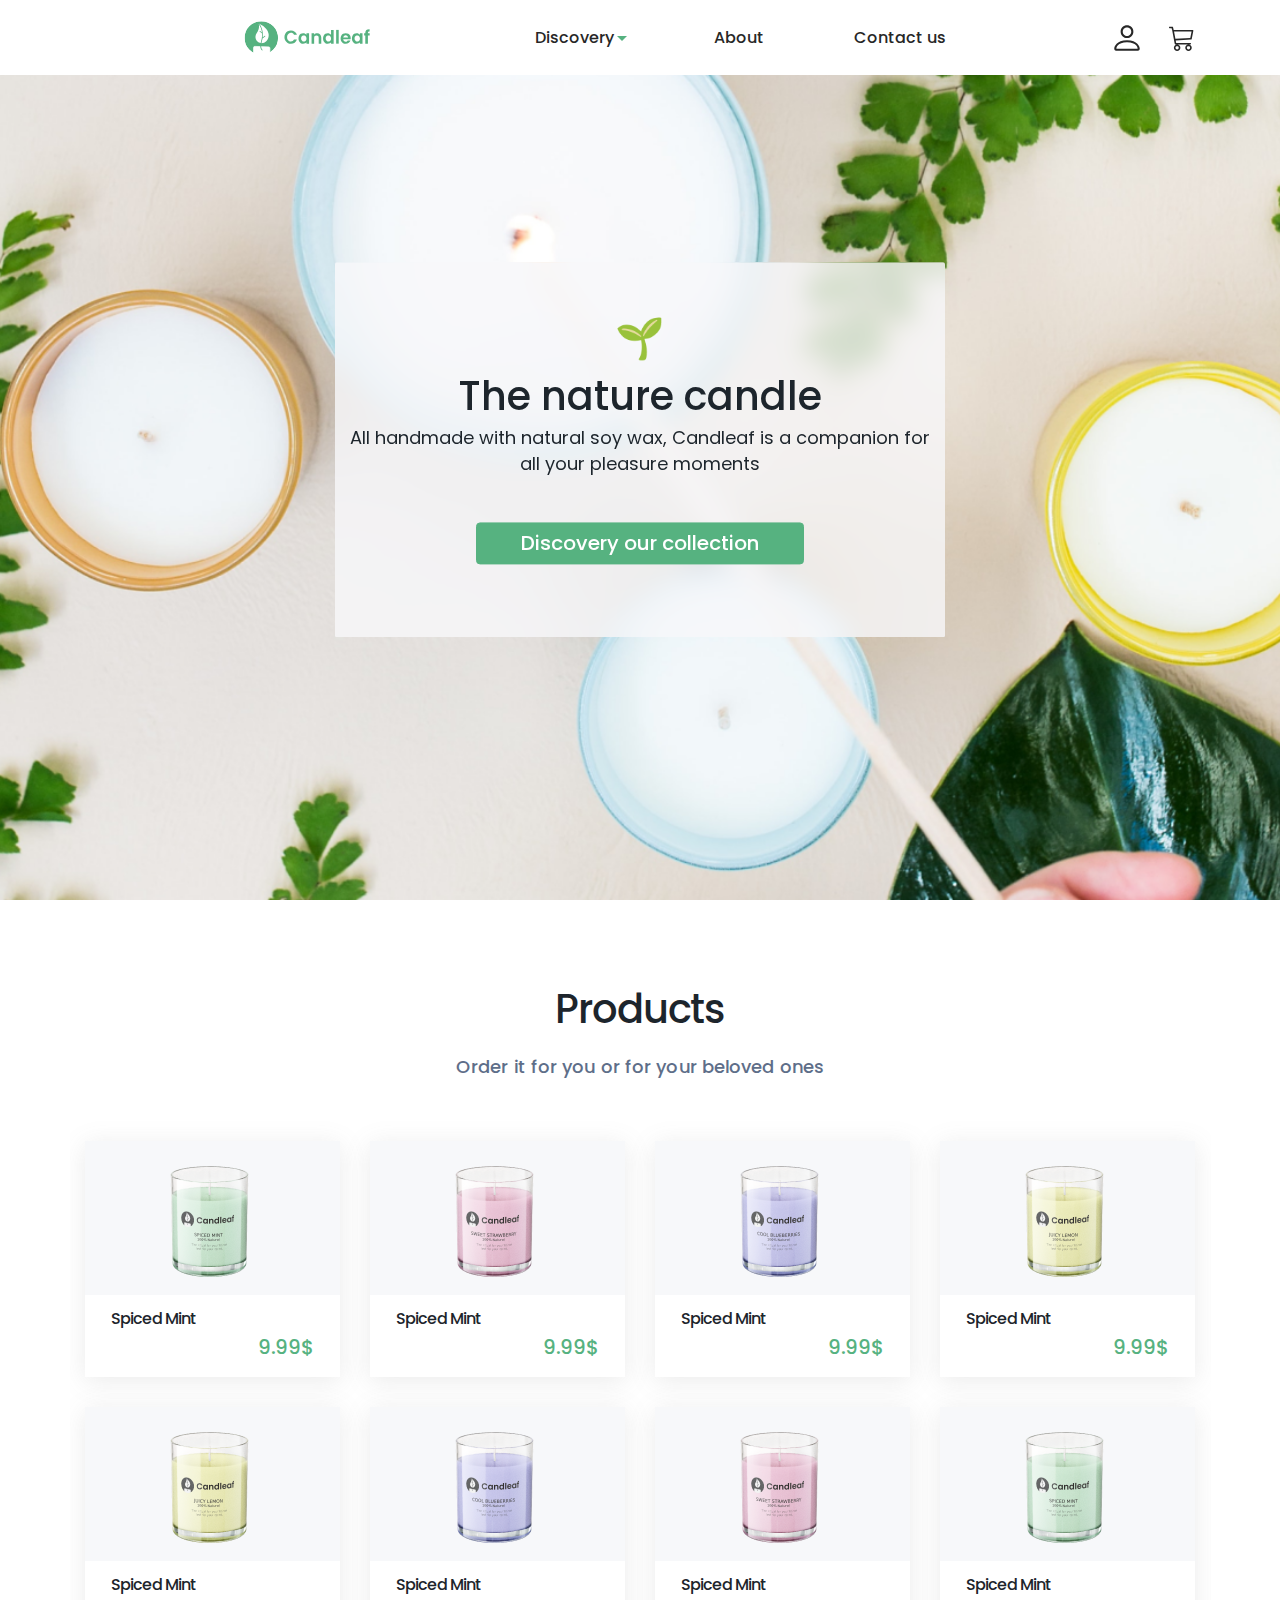
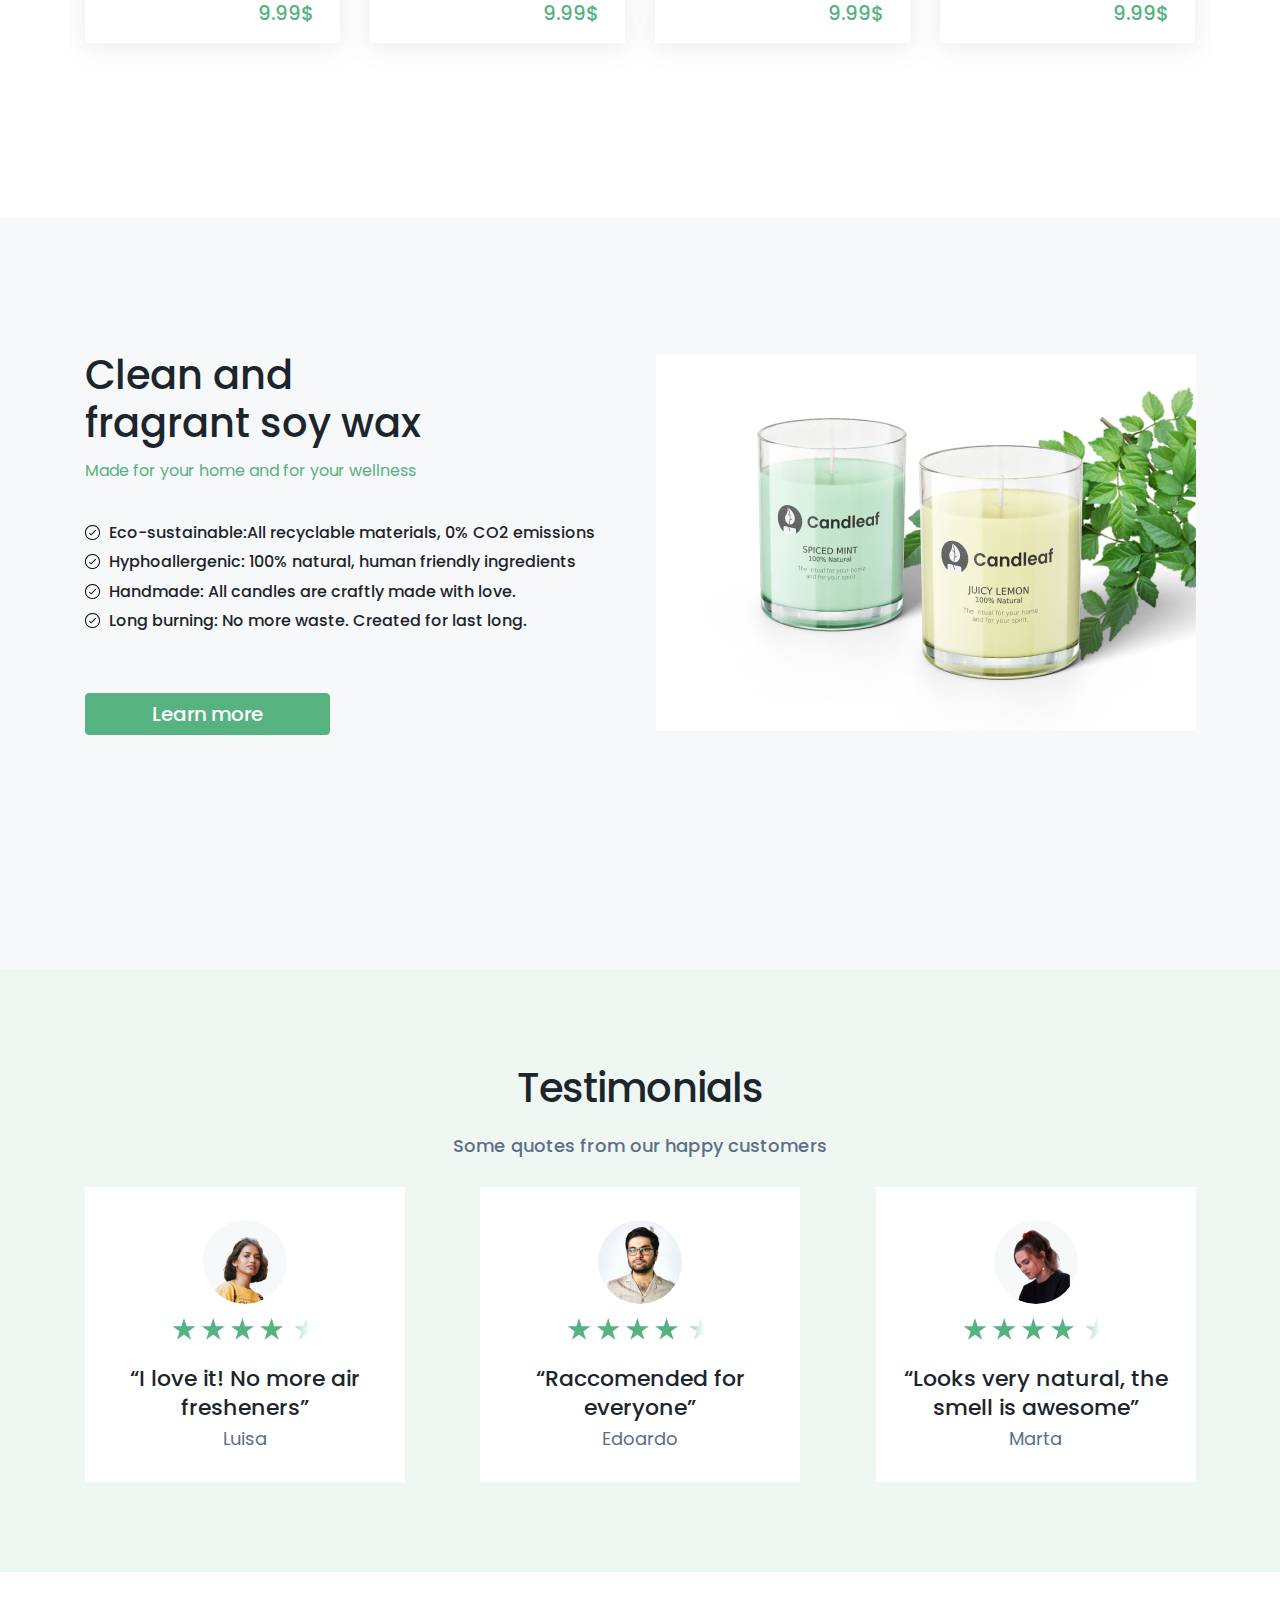
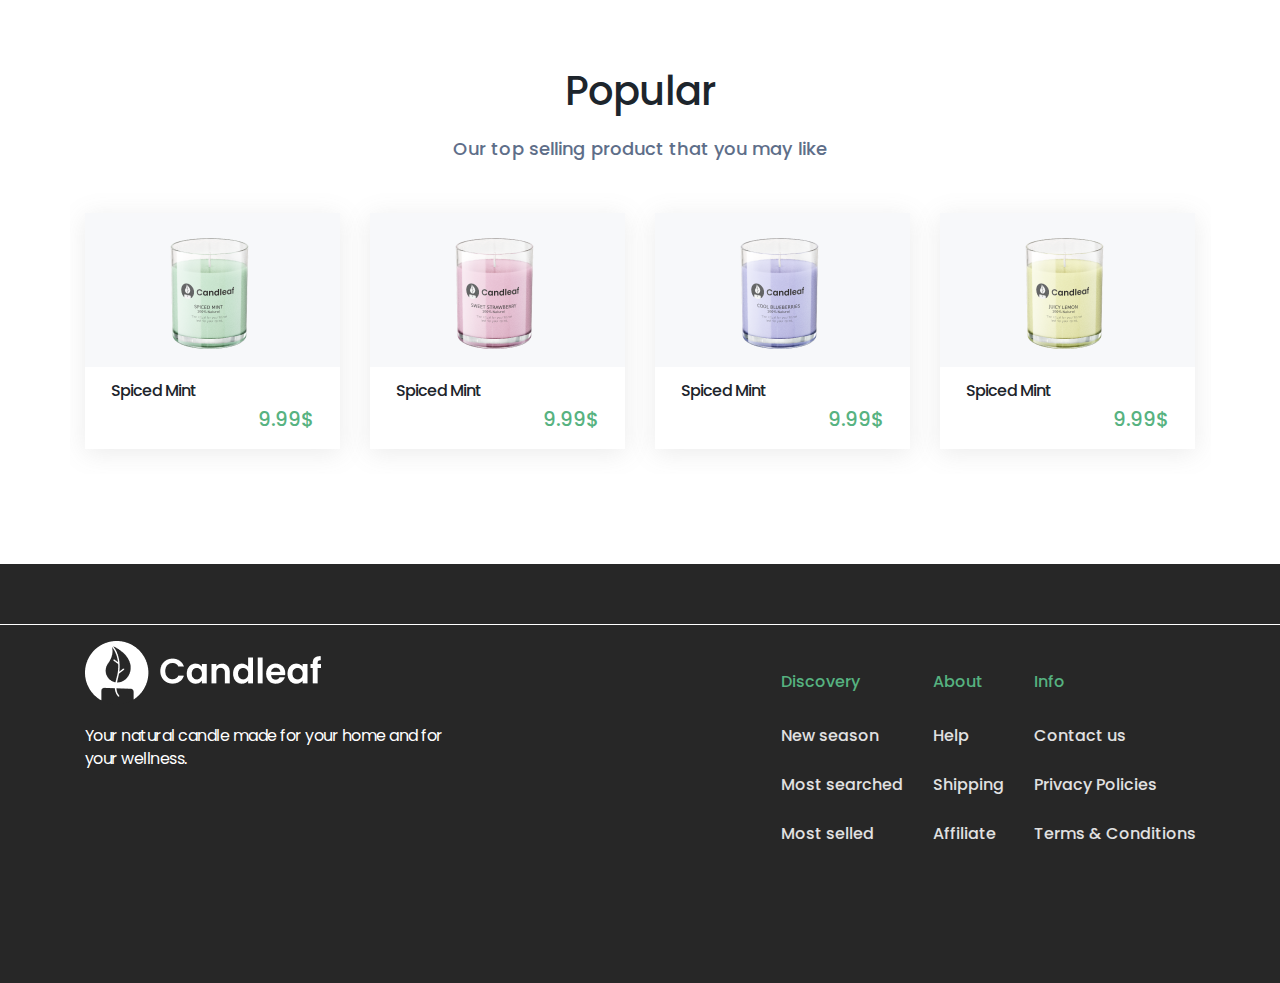
<file: index.html>
<!DOCTYPE html>
<html lang="en">

<head>
  <meta charset="UTF-8" />
  <meta http-equiv="X-UA-Compatible" content="IE=edge" />
  <meta name="viewport" content="width=device-width, initial-scale=1.0" />
  <link
    href="https://fonts.googleapis.com/css?family=Poppins:100,100italic,200,200italic,300,300italic,regular,italic,500,500italic,600,600italic,700,700italic,800,800italic,900,900italic"
    rel="stylesheet" />
  <link rel="stylesheet" href="/css/style.css" />
  <link rel="shortcut icon" href="/images/Desktop/icon.ico">
  <title>Candleaf</title>
</head>

<body>
  <div class="wrapper">
    <header class="header">
      <div class="header__container">
        <button type="button" class="menu__icon icon-menu">
          <span></span>
        </button>
        <div class="header__logo">
          <a href="/index.html"><img src="/images/Desktop/nav/logo.svg" alt="logo" /></a>
        </div>
        <div class="header__menu menu">
          <nav class="menu__body">
            <ul class="menu__list">
              <li class="menu__item">
                <a href="#" class="menu__link menu-item-has-children">Discovery</a>
                <ul class="submenu">
                  <li class="menu__item">
                    <a href="/shop.html" class="menu__link">Shop</a>
                  </li>
              </li>
            </ul>
            </li>
            <li class="menu__item">
              <a href="#" class="menu__link">About</a>
            </li>
            <li class="menu__item">
              <a href="#" class="menu__link">Contact us</a>
            </li>
            </ul>
          </nav>
        </div>
        <div class="header__user">
          <button>
            <img src="/images/Desktop/nav/Profile.svg" alt="Profile" />
          </button>
          <a href="/cart.html"><img src="/images/Desktop/nav/Cart.svg" alt="Cart" /></a>
        </div>
      </div>
    </header>
    <div class="page">
      <section class="main">
        <div class="main__container">
          <div class="main__block">
            <div class="main__plants">🌱</div>
            <div class="main__tittle">The nature candle</div>
            <div class="main__text">
              All handmade with natural soy wax, Candleaf is a companion for
              all your pleasure moments
            </div>
            <a href="#" class="main__button button">Discovery our collection</a>
          </div>
        </div>
      </section>
      <section class="products">
        <div class="products__container">
          <div class="products__top top-description">
            <div class="top-description__tittle">Products</div>
            <div class="top-description__text">Order it for you or for your beloved ones</div>
          </div>
          <div class="products__items items-products">
            <div class="items-products__collumns">
              <a href="/product.html" class="items-products__item">
                <div class="items-products__img"><img src="/images/Desktop/image1.png" alt="item"></div>
                <div class="items-products__description">
                  <div class="items-products__name">Spiced Mint</div>
                  <div class="items-products__price">9.99$</div>
                </div>
              </a>
              <a href="#" class="items-products__item">
                <div class="items-products__img"><img src="/images/Desktop/image2.png" alt="item"></div>
                <div class="items-products__description">
                  <div class="items-products__name">Spiced Mint</div>
                  <div class="items-products__price">9.99$</div>
                </div>
              </a>
              <a href="#" class="items-products__item">
                <div class="items-products__img"><img src="/images/Desktop/image3.png" alt="item"></div>
                <div class="items-products__description">
                  <div class="items-products__name">Spiced Mint</div>
                  <div class="items-products__price">9.99$</div>
                </div>
              </a>
              <a href="#" class="items-products__item">
                <div class="items-products__img"><img src="/images/Desktop/image4.png" alt="item"></div>
                <div class="items-products__description">
                  <div class="items-products__name">Spiced Mint</div>
                  <div class="items-products__price">9.99$</div>
                </div>
              </a>
              <span id="dots">...</span>
              <span id="more">
                <div class="items-products__collumns">
                  <a href="#" class="items-products__item">
                    <div class="items-products__img"><img src="/images/Desktop/image4.png" alt="item"></div>
                    <div class="items-products__description">
                      <div class="items-products__name">Spiced Mint</div>
                      <div class="items-products__price">9.99$</div>
                    </div>
                  </a>
                  <a href="#" class="items-products__item">
                    <div class="items-products__img"><img src="/images/Desktop/image3.png" alt="item"></div>
                    <div class="items-products__description">
                      <div class="items-products__name">Spiced Mint</div>
                      <div class="items-products__price">9.99$</div>
                    </div>
                  </a>
                  <a href="#" class="items-products__item">
                    <div class="items-products__img"><img src="/images/Desktop/image2.png" alt="item"></div>
                    <div class="items-products__description">
                      <div class="items-products__name">Spiced Mint</div>
                      <div class="items-products__price">9.99$</div>
                    </div>
                  </a>
                  <a href="#" class="items-products__item">
                    <div class="items-products__img"><img src="/images/Desktop/image1.png" alt="item"></div>
                    <div class="items-products__description">
                      <div class="items-products__name">Spiced Mint</div>
                      <div class="items-products__price">9.99$</div>
                    </div>
                  </a>
                </div>
              </span>
            </div>
          </div>
          <button onclick="myreadMoreFunction()" id="myReadBtn" class="items-products__button button">See more</button>
        </div>
      </section>
      <section class="about">
        <div class="about__container">
          <div class="about__block">
            <div class="about__tittle">Clean and<br> fragrant soy wax
            </div>
            <div class="about__text">Made for your home and for your wellness</div>
            <ul class="about__list">
              <li>Eco-sustainable:All recyclable materials, 0% CO2 emissions</li>
              <li>Hyphoallergenic: 100% natural, human friendly ingredients</li>
              <li>Handmade: All candles are craftly made with love.</li>
              <li>Long burning: No more waste. Created for last long.</li>
            </ul>
            <div class="about__button button">Learn more</div>
          </div>
          <div class="about__decor">
            <img src="/images/Desktop/mockups.png" alt="candleaf">
          </div>
        </div>
      </section>
      <section class="testimonials">
        <div class="testimonials__container">
          <div class="testimonials__top top-description">
            <div class="top-description__tittle">Testimonials</div>
            <div class="top-description__text">Some quotes from our happy customers</div>
          </div>
          <div class="testimonials__items">
            <div class="testimonials__item">
              <div class="testimonials__img">
                <img src="/images/Desktop/bg.png" alt="portrait">
              </div>
              <div class="testimonials__raiting">
                <img src="/images/Desktop/Stars.png" alt="stars">
              </div>
              <div class="testimonials__quote">“I love it! No more air fresheners”</div>
              <div class="testimonials__customer">Luisa</div>
            </div>
            <div class="testimonials__item">
              <div class="testimonials__img">
                <img src="/images/Desktop/bg1.png" alt="portrait">
              </div>
              <div class="testimonials__raiting">
                <img src="/images/Desktop/Stars.png" alt="stars">
              </div>
              <div class="testimonials__quote">“Raccomended for everyone”</div>
              <div class="testimonials__customer">Edoardo</div>
            </div>
            <div class="testimonials__item">
              <div class="testimonials__img">
                <img src="/images/Desktop/bg2.png" alt="portrait">
              </div>
              <div class="testimonials__raiting">
                <img src="/images/Desktop/Stars.png" alt="stars">
              </div>
              <div class="testimonials__quote">“Looks very natural, the smell is awesome”</div>
              <div class="testimonials__customer">Marta</div>
            </div>
          </div>
        </div>
      </section>
      <section class="popular">
        <div class="popular__container">
          <div class="popular__top top-description">
            <div class="top-description__tittle">Popular</div>
            <div class="top-description__text">Our top selling product that you may like</div>
          </div>
          <div class="popular__items items-products">
            <div class="items-products__collumns">
              <a href="#" class="items-products__item">
                <div class="items-products__img"><img src="/images/Desktop/image1.png" alt="item"></div>
                <div class="items-products__description">
                  <div class="items-products__name">Spiced Mint</div>
                  <div class="items-products__price">9.99$</div>
                </div>
              </a>
              <a href="#" class="items-products__item">
                <div class="items-products__img"><img src="/images/Desktop/image2.png" alt="item"></div>
                <div class="items-products__description">
                  <div class="items-products__name">Spiced Mint</div>
                  <div class="items-products__price">9.99$</div>
                </div>
              </a>
              <a href="#" class="items-products__item">
                <div class="items-products__img"><img src="/images/Desktop/image3.png" alt="item"></div>
                <div class="items-products__description">
                  <div class="items-products__name">Spiced Mint</div>
                  <div class="items-products__price">9.99$</div>
                </div>
              </a>
              <a href="#" class="items-products__item">
                <div class="items-products__img"><img src="/images/Desktop/image4.png" alt="item"></div>
                <div class="items-products__description">
                  <div class="items-products__name">Spiced Mint</div>
                  <div class="items-products__price">9.99$</div>
                </div>
              </a>
            </div>
          </div>
        </div>
      </section>
    </div>
    <footer class="footer">
      <div class="footer__white-line"></div>
      <div class="footer__container">
        <div class="footer__logo">
          <img src="/images/Desktop/footer/logo-web/footer.png" alt="logo">
          <div class="footer__slogan">Your natural candle made for your home and for your wellness.</div>
        </div>
        <div class="footer__nav nav-footer">
          <div class="nav-footer__body">
            <div class="nav-footer__title">Discovery</div>
            <ul class="nav-footer__list">
              <li>
                <a href="#">New season</a>
              </li>
              <li>
                <a href="#">Most searched</a>
              </li>
              <li>
                <a href="#">Most selled</a>
              </li>
            </ul>
          </div>
          <div class="nav-footer__body">
            <div class="nav-footer__title">About</div>
            <ul class="nav-footer__list">
              <li>
                <a href="#">Help</a>
              </li>
              <li>
                <a href="#">Shipping</a>
              </li>
              <li>
                <a href="#">Affiliate</a>
              </li>
            </ul>
          </div>
          <div class="nav-footer__body">
            <div class="nav-footer__title">Info</div>
            <ul class="nav-footer__list">
              <li>
                <a href="#">Contact us</a>
              </li>
              <li>
                <a href="#">Privacy Policies</a>
              </li>
              <li>
                <a href="#">Terms & Conditions</a>
              </li>
            </ul>
          </div>
        </div>
      </div>
    </footer>
  </div>
</body>
<script src="/js/main-style.js"></script>

</html>
</file>
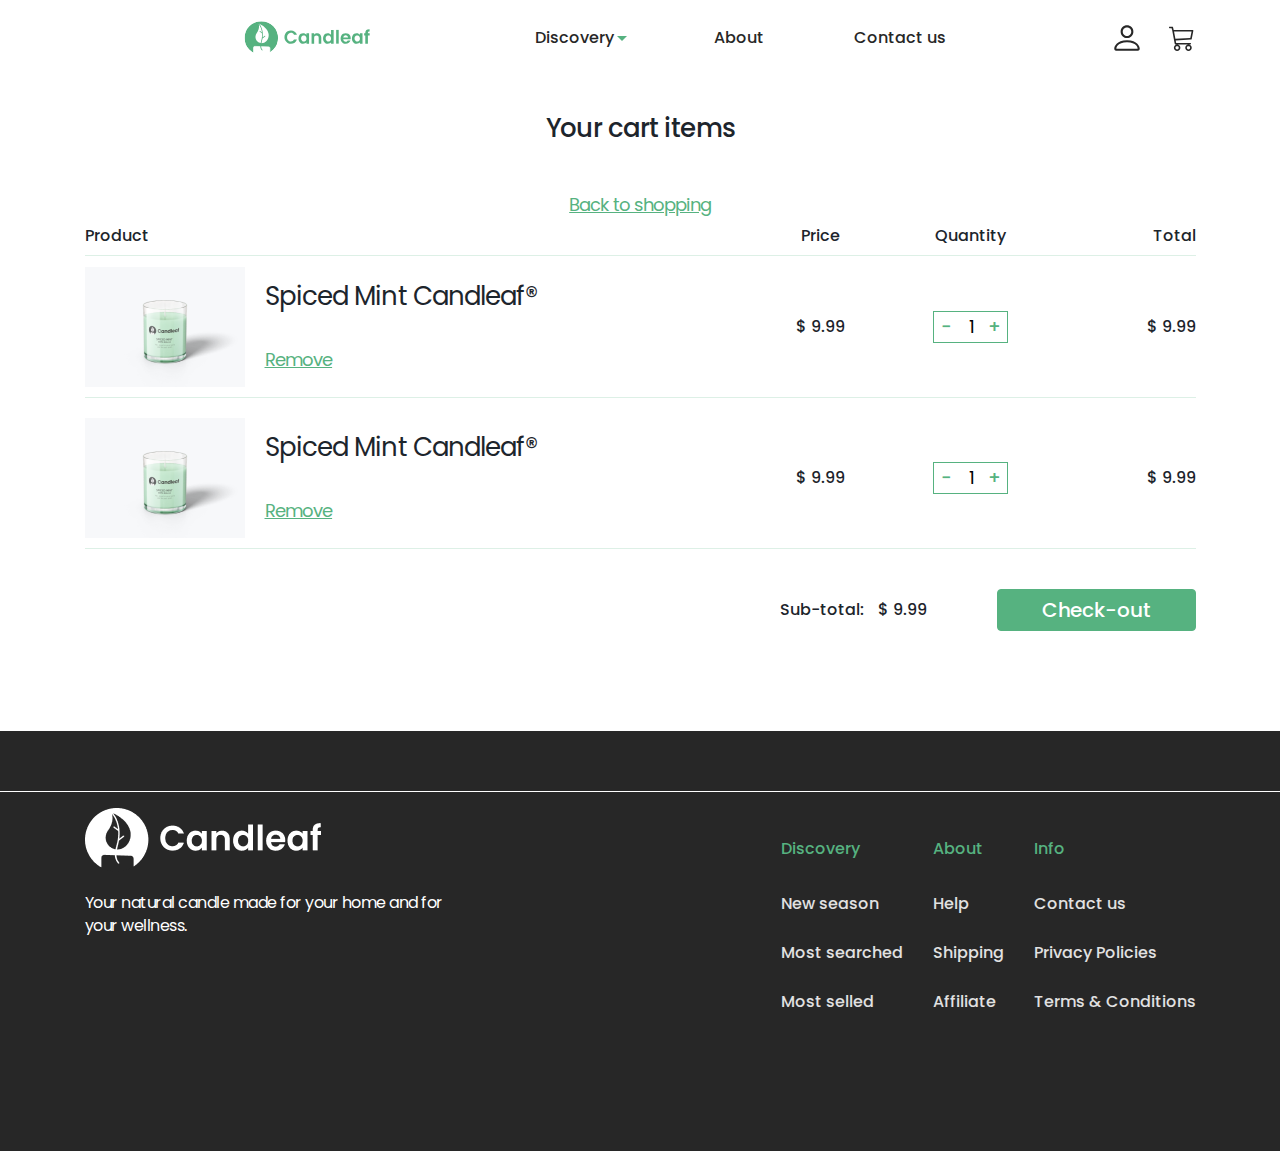
<file: cart.html>
<!DOCTYPE html>
<html lang="en">

<head>
	<meta charset="UTF-8" />
	<meta http-equiv="X-UA-Compatible" content="IE=edge" />
	<meta name="viewport" content="width=device-width, initial-scale=1.0" />
	<link
		href="https://fonts.googleapis.com/css?family=Poppins:100,100italic,200,200italic,300,300italic,regular,italic,500,500italic,600,600italic,700,700italic,800,800italic,900,900italic"
		rel="stylesheet" />
	<link rel="stylesheet" href="/css/style.css" />
	<title>Candleaf</title>
</head>

<body>
	<div class="wrapper">
		<header class="header">
			<div class="header__container">
				<button type="button" class="menu__icon icon-menu">
					<span></span>
				</button>
				<div class="header__logo">
					<a href="/index.html"><img src="/images/Desktop/nav/logo.svg" alt="logo" /></a>
				</div>
				<div class="header__menu menu">
					<nav class="menu__body">
						<ul class="menu__list">
							<li class="menu__item">
								<a href="#" class="menu__link menu-item-has-children">Discovery</a>
								<ul class="submenu">
									<li class="menu__item">
										<a href="/product.html" class="menu__link">Shop</a>
									</li>
							</li>
						</ul>
						</li>
						<li class="menu__item">
							<a href="#" class="menu__link">About</a>
						</li>
						<li class="menu__item">
							<a href="#" class="menu__link">Contact us</a>
						</li>
						</ul>
					</nav>
				</div>
				<div class="header__user">
					<button>
						<img src="/images/Desktop/nav/Profile.svg" alt="Profile" />
					</button>
					<a href="#"><img src="/images/Desktop/nav/Cart.svg" alt="Cart" /></a>
				</div>
			</div>
		</header>
		<section class="page">
			<div class="cart__container">
				<div class="cart__tittle">Your cart items</div>
				<a href="#" class="cart__link link">Back to shopping</a>
				<div class="cart__headlines">
					<p class="cart__headline cart__headline--1">Product</p>
					<p class="cart__headline cart__headline--2">Price</p>
					<p class="cart__headline cart__headline--3">Quantity</p>
					<p class="cart__headline cart__headline--4">Total</p>
					<span class="border-b border-b--1"></span>
				</div>
				<div class="cart-box">
					<div class="cart__product product-cart">
						<div class="product-cart__img">
							<img src="/images/Desktop/image-cart.png" alt="img">
						</div>
						<h3 class="product-cart__name">Spiced Mint Candleaf®</h3>
						<button href="#" class="product-cart__remove link">Remove</button>
						<div class="product-cart__price">$ 9.99</div>
						<div class="product-cart__quantity number" data-step="1" data-min="1" data-max="100">
							<input class="number-text" type="text" name="count" value="1">
							<a href="#" class="number-minus">−</a>
							<a href="#" class="number-plus">+</a>
						</div>
						<div class="product-cart__total-price">$ 9.99</div>
						<span class="border-b border-b--2"></span>
					</div>
					<div class="cart__product product-cart">
						<div class="product-cart__img">
							<img src="/images/Desktop/image-cart.png" alt="img">
						</div>
						<h3 class="product-cart__name">Spiced Mint Candleaf®</h3>
						<button href="#" class="product-cart__remove link">Remove</button>
						<div class="product-cart__price">$ 9.99</div>
						<div class="product-cart__quantity number" data-step="1" data-min="1" data-max="100">
							<input class="number-text" type="text" name="count" value="1">
							<a href="#" class="number-minus">−</a>
							<a href="#" class="number-plus">+</a>
						</div>
						<div class="product-cart__total-price">$ 9.99</div>
						<span class="border-b border-b--2"></span>
					</div>
				</div>
				<div class="cart-bottom">
					<div class="cart-bottom__sub-total-price">Sub-total: <span>$ 9.99</span></div>
					<a href="#" class="cart-bottom__button button">Check-out</a>
				</div>
			</div>
		</section>




		<footer class="footer">
			<div class="footer__white-line"></div>
			<div class="footer__container">
				<div class="footer__logo">
					<img src="/images/Desktop/footer/logo-web/footer.png" alt="logo">
					<div class="footer__slogan">Your natural candle made for your home and for your wellness.</div>
				</div>
				<div class="footer__nav nav-footer">
					<div class="nav-footer__body">
						<div class="nav-footer__title">Discovery</div>
						<ul class="nav-footer__list">
							<li>
								<a href="#">New season</a>
							</li>
							<li>
								<a href="#">Most searched</a>
							</li>
							<li>
								<a href="#">Most selled</a>
							</li>
						</ul>
					</div>
					<div class="nav-footer__body">
						<div class="nav-footer__title">About</div>
						<ul class="nav-footer__list">
							<li>
								<a href="#">Help</a>
							</li>
							<li>
								<a href="#">Shipping</a>
							</li>
							<li>
								<a href="#">Affiliate</a>
							</li>
						</ul>
					</div>
					<div class="nav-footer__body">
						<div class="nav-footer__title">Info</div>
						<ul class="nav-footer__list">
							<li>
								<a href="#">Contact us</a>
							</li>
							<li>
								<a href="#">Privacy Policies</a>
							</li>
							<li>
								<a href="#">Terms & Conditions</a>
							</li>
						</ul>
					</div>
				</div>
			</div>
		</footer>
	</div>
</body>
<script src="/js/main-style.js"></script>

</html>
</file>
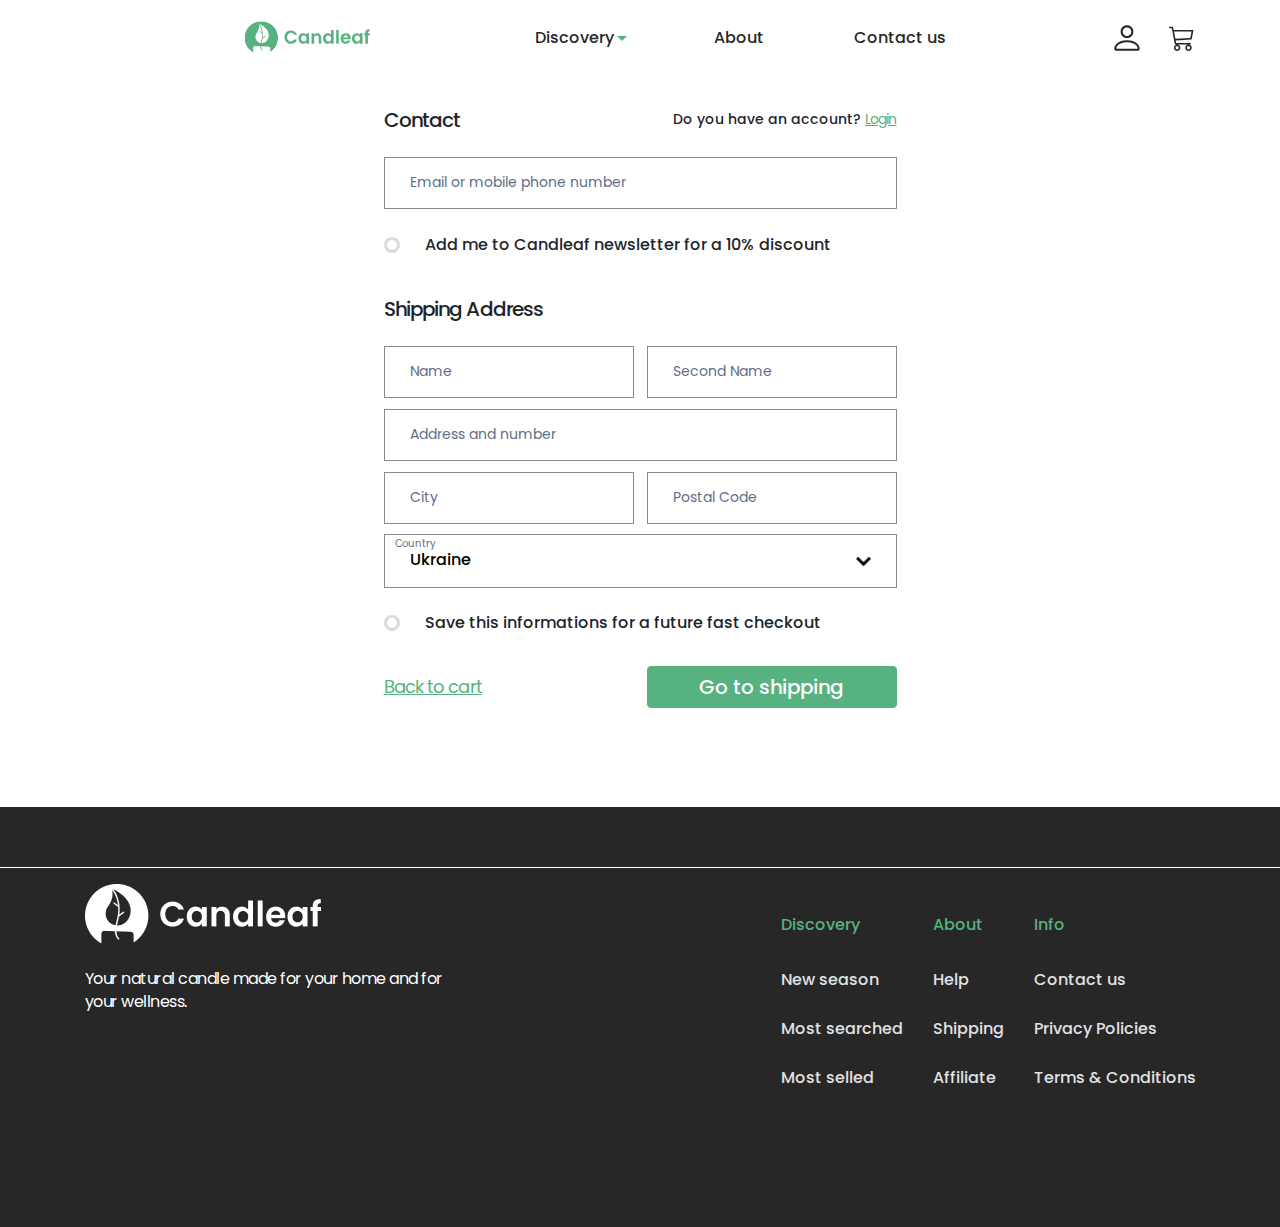
<file: details.html>
<!DOCTYPE html>
<html lang="en">

<head>
	<meta charset="UTF-8" />
	<meta http-equiv="X-UA-Compatible" content="IE=edge" />
	<meta name="viewport" content="width=device-width, initial-scale=1.0" />
	<link
		href="https://fonts.googleapis.com/css?family=Poppins:100,100italic,200,200italic,300,300italic,regular,italic,500,500italic,600,600italic,700,700italic,800,800italic,900,900italic"
		rel="stylesheet" />
	<link rel="stylesheet" href="/css/style.css" />
	<link rel="stylesheet" href="/css/select.css" />
	<title>Candleaf 🌱 Details</title>
</head>

<body>
	<div class="wrapper">
		<header class="header">
			<div class="header__container">
				<button type="button" class="menu__icon icon-menu">
					<span></span>
				</button>
				<div class="header__logo">
					<a href="/index.html"><img src="/images/Desktop/nav/logo.svg" alt="logo" /></a>
				</div>
				<div class="header__menu menu">
					<nav class="menu__body">
						<ul class="menu__list">
							<li class="menu__item">
								<a href="#" class="menu__link menu-item-has-children">Discovery</a>
								<ul class="submenu">
									<li class="menu__item">
										<a href="/product.html" class="menu__link">Shop</a>
									</li>
							</li>
						</ul>
						</li>
						<li class="menu__item">
							<a href="#" class="menu__link">About</a>
						</li>
						<li class="menu__item">
							<a href="#" class="menu__link">Contact us</a>
						</li>
						</ul>
					</nav>
				</div>
				<div class="header__user">
					<button>
						<img src="/images/Desktop/nav/Profile.svg" alt="Profile" />
					</button>
					<a href="/cart.html"><img src="/images/Desktop/nav/Cart.svg" alt="Cart" /></a>
				</div>
			</div>
		</header>
		<section class="page__details details">
			<div class="details__container">
				<form action="#" class="details__form form-details">
					<p class="form-details__login">Do you have an account? <a href="#" class="link link--mini">Login</a></p>
					<label class="form-details__label label form-details__label--contact" for="phone-email">Contact</label>
					<div id="inputPhoneEmail"class="form-details__item">
						<input type="text" id="phone-email"placeholder="Email or mobile phone number">
					</div>
					<div id="detailsNewsletter">
						<input type="checkbox" id="newsletter" class="custom-checkbox">
						<label for="newsletter" class="form-details__radio">Add me to Candleaf newsletter for a 10%
							discount</label>
					</div>
					<p class="form-details__label label form-details__label--shipping">Shipping Address</p>
					<div id="detailsName" class="form-details__item">
						<input  type="text" placeholder="Name">
					</div>
					<div id="detailsSecondName" class="form-details__item">
						<input type="text" placeholder="Second Name">
					</div>
					<div id="detailsAddress"class="form-details__item">
						<input type="text" placeholder="Address and number">
					</div>
					<div id="detailsCity"class="form-details__item">
						<input type="text" placeholder="City">
					</div>
					<div id="detailsPostalCode"class="form-details__item">
						<input type="text" placeholder="Postal Code">
					</div>
					<div id="detailsCountry" class="form-details__item">
						<label for="country">Country</label>
						<select name="country" id="country">
							<option value="ukraine">Ukraine</option>
							<option value="spain">Spain</option>
							<option value="italy">Italy</option>
							<option value="portygal">Portygal</option>
							<option value="france">France</option>
							<option value="ukraine">Ukraine</option>
							<option value="spain">Spain</option>
							<option value="italy">Italy</option>
							<option value="portygal">Portygal</option>
							<option value="france">France</option>
						</select>
					</div>
					<div id="detailsSave">
						<input type="checkbox" id="save-for-log" class="custom-checkbox">
						<label for="save-for-log" class="form-details__radio">Save this informations for a future fast checkout</label>
					</div>
					<a href="/cart.html" id="backToCart"class="form-details__link link">Back to cart</a>
					<button type="submit" class="form-details__button button">Go to shipping</button>
				</form>
			</div>
		</section>

		<footer class="footer">
			<div class="footer__white-line"></div>
			<div class="footer__container">
				<div class="footer__logo">
					<img src="/images/Desktop/footer/logo-web/footer.png" alt="logo">
					<div class="footer__slogan">Your natural candle made for your home and for your wellness.</div>
				</div>
				<div class="footer__nav nav-footer">
					<div class="nav-footer__body">
						<div class="nav-footer__title">Discovery</div>
						<ul class="nav-footer__list">
							<li>
								<a href="#">New season</a>
							</li>
							<li>
								<a href="#">Most searched</a>
							</li>
							<li>
								<a href="#">Most selled</a>
							</li>
						</ul>
					</div>
					<div class="nav-footer__body">
						<div class="nav-footer__title">About</div>
						<ul class="nav-footer__list">
							<li>
								<a href="#">Help</a>
							</li>
							<li>
								<a href="#">Shipping</a>
							</li>
							<li>
								<a href="#">Affiliate</a>
							</li>
						</ul>
					</div>
					<div class="nav-footer__body">
						<div class="nav-footer__title">Info</div>
						<ul class="nav-footer__list">
							<li>
								<a href="#">Contact us</a>
							</li>
							<li>
								<a href="#">Privacy Policies</a>
							</li>
							<li>
								<a href="#">Terms & Conditions</a>
							</li>
						</ul>
					</div>
				</div>
			</div>
		</footer>
	</div>
</body>
<script src="/js/main-style.js"></script>
<script src="/js/select.js"></script>

</html>
</file>
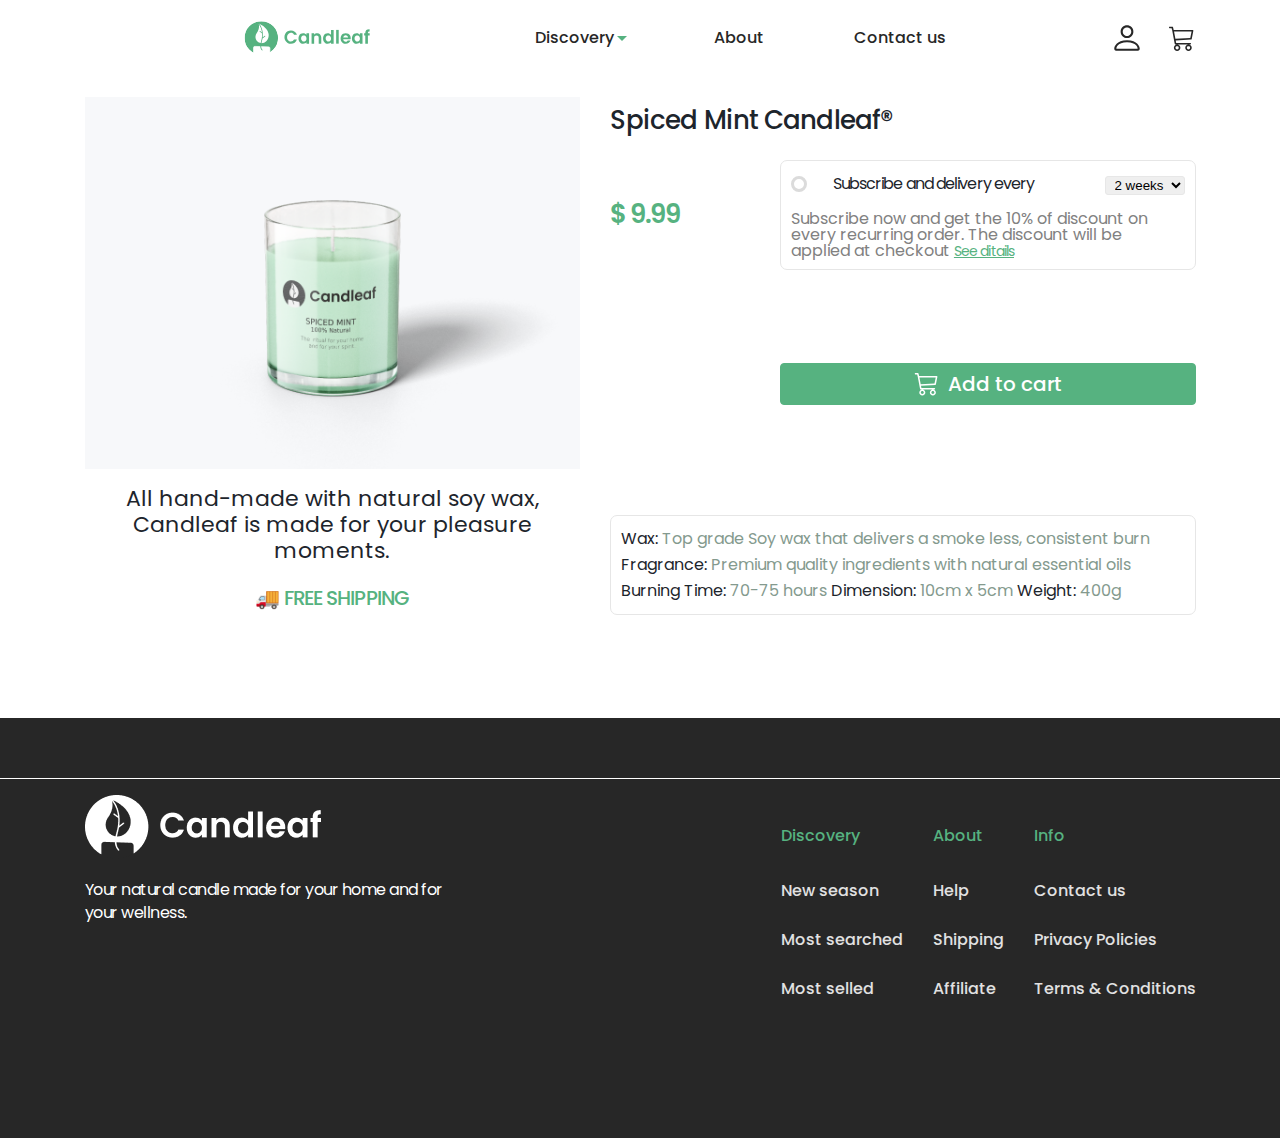
<file: product.html>
<!DOCTYPE html>
<html lang="en">

<head>
	<meta charset="UTF-8" />
	<meta http-equiv="X-UA-Compatible" content="IE=edge" />
	<meta name="viewport" content="width=device-width, initial-scale=1.0" />
	<link
		href="https://fonts.googleapis.com/css?family=Poppins:100,100italic,200,200italic,300,300italic,regular,italic,500,500italic,600,600italic,700,700italic,800,800italic,900,900italic"
		rel="stylesheet" />
	<link rel="stylesheet" href="/css/style.css" />
	<title>Candleaf</title>
</head>

<body>
	<div class="wrapper">
		<header class="header">
			<div class="header__container">
				<button type="button" class="menu__icon icon-menu">
					<span></span>
				</button>
				<div class="header__logo">
					<a href="/index.html"><img src="/images/Desktop/nav/logo.svg" alt="logo" /></a>
				</div>
				<div class="header__menu menu">
					<nav class="menu__body">
						<ul class="menu__list">
							<li class="menu__item">
								<a href="#" class="menu__link menu-item-has-children">Discovery</a>
								<ul class="submenu">
									<li class="menu__item">
										<a href="#" class="menu__link">Shop</a>
									</li>
							</li>
						</ul>
						</li>
						<li class="menu__item">
							<a href="#" class="menu__link">About</a>
						</li>
						<li class="menu__item">
							<a href="#" class="menu__link">Contact us</a>
						</li>
						</ul>
					</nav>
				</div>
				<div class="header__user">
					<button>
						<img src="/images/Desktop/nav/Profile.svg" alt="Profile" />
					</button>
					<a href="/cart.html"><img src="/images/Desktop/nav/Cart.svg" alt="Cart" /></a>
				</div>
			</div>
		</header>
		<div class="page">
			<section class="product">
				<div class="product__container">
					<div class="product__visual">
						<div class="product__img">
							<img src="/images/Desktop/image.png" alt="img">
						</div>
						<div class="product__banner">
							<div class="product__text">
								<h2>All hand-made with natural soy wax, Candleaf is made for your pleasure moments.</h2>
							</div>
							<a href="#">🚚 FREE SHIPPING</a>
						</div>
					</div>
					<form action="#" class="product-form">
						<div class="product-form__tittle">Spiced Mint Candleaf®</div>
						<div class="product-form__price">$ 9.99</div>
						<div class="product-form__block">
							<div class="product-form__item">
								<input type="checkbox" id="delivery" class="custom-checkbox">
								<label for="delivery" class="product-form__radio">Subscribe
									and
									delivery every</label>
							</div>
							<select name="delivery-sub" id="delivery-sub" class="product-form__delivery-sub">
								<option value="2">2 weeks</option>
								<option value="4">4 weeks</option>
								<option value="6">6 weeks</option>
							</select>
							<div class="product-form__discription">
								<p>
									Subscribe now and get the 10% of discount on every recurring order. The discount will be
									applied
									at
									checkout <a href="#" class="link link--mini">See ditails</a>
								</p>
							</div>
						</div>
						<button type="submit" class="product-form__button button">
							<svg width="24" height="24" viewBox="0 0 24 23" fill="none" xmlns="http://www.w3.org/2000/svg">
								<path fill-rule="evenodd" clip-rule="evenodd"
									d="M0.761475 1.25C0.761475 1.05109 0.840946 0.860322 0.982407 0.71967C1.12387 0.579018 1.31573 0.5 1.51578 0.5H3.77871C3.94697 0.500046 4.11039 0.556026 4.24296 0.659037C4.37554 0.762048 4.46968 0.906176 4.5104 1.0685L5.12139 3.5H22.6365C22.748 3.50007 22.8582 3.52474 22.959 3.57223C23.0598 3.61972 23.1488 3.68885 23.2195 3.77465C23.2902 3.86044 23.3409 3.96076 23.3679 4.06838C23.3949 4.176 23.3976 4.28823 23.3757 4.397L21.8671 11.897C21.8341 12.0605 21.7472 12.2085 21.6201 12.3174C21.4931 12.4264 21.3331 12.4901 21.1656 12.4985L6.98906 13.2065L7.42203 15.5H20.3735C20.5736 15.5 20.7655 15.579 20.9069 15.7197C21.0484 15.8603 21.1278 16.0511 21.1278 16.25C21.1278 16.4489 21.0484 16.6397 20.9069 16.7803C20.7655 16.921 20.5736 17 20.3735 17H6.79596C6.6201 16.9998 6.44983 16.9386 6.31457 16.8268C6.17932 16.7151 6.08758 16.5599 6.05522 16.388L3.7938 4.4105L3.19035 2H1.51578C1.31573 2 1.12387 1.92098 0.982407 1.78033C0.840946 1.63968 0.761475 1.44891 0.761475 1.25ZM5.44121 5L6.70846 11.7185L20.5033 11.03L21.7162 5H5.44121ZM8.30458 17C7.50435 17 6.73691 17.3161 6.17106 17.8787C5.60522 18.4413 5.28733 19.2044 5.28733 20C5.28733 20.7956 5.60522 21.5587 6.17106 22.1213C6.73691 22.6839 7.50435 23 8.30458 23C9.1048 23 9.87224 22.6839 10.4381 22.1213C11.0039 21.5587 11.3218 20.7956 11.3218 20C11.3218 19.2044 11.0039 18.4413 10.4381 17.8787C9.87224 17.3161 9.1048 17 8.30458 17ZM18.8649 17C18.0647 17 17.2972 17.3161 16.7314 17.8787C16.1656 18.4413 15.8477 19.2044 15.8477 20C15.8477 20.7956 16.1656 21.5587 16.7314 22.1213C17.2972 22.6839 18.0647 23 18.8649 23C19.6651 23 20.4326 22.6839 20.9984 22.1213C21.5643 21.5587 21.8822 20.7956 21.8822 20C21.8822 19.2044 21.5643 18.4413 20.9984 17.8787C20.4326 17.3161 19.6651 17 18.8649 17ZM8.30458 18.5C7.90446 18.5 7.52074 18.658 7.23782 18.9393C6.9549 19.2206 6.79596 19.6022 6.79596 20C6.79596 20.3978 6.9549 20.7794 7.23782 21.0607C7.52074 21.342 7.90446 21.5 8.30458 21.5C8.70469 21.5 9.08841 21.342 9.37133 21.0607C9.65425 20.7794 9.8132 20.3978 9.8132 20C9.8132 19.6022 9.65425 19.2206 9.37133 18.9393C9.08841 18.658 8.70469 18.5 8.30458 18.5ZM18.8649 18.5C18.4648 18.5 18.0811 18.658 17.7982 18.9393C17.5152 19.2206 17.3563 19.6022 17.3563 20C17.3563 20.3978 17.5152 20.7794 17.7982 21.0607C18.0811 21.342 18.4648 21.5 18.8649 21.5C19.265 21.5 19.6488 21.342 19.9317 21.0607C20.2146 20.7794 20.3735 20.3978 20.3735 20C20.3735 19.6022 20.2146 19.2206 19.9317 18.9393C19.6488 18.658 19.265 18.5 18.8649 18.5Z"
									fill="white" />
							</svg>
							Add to cart</button>
						<div class="product-form__info">
							<p>Wax: <span>Top grade Soy wax that delivers a smoke less, consistent burn</span></p>
							<p>Fragrance: <span>Premium quality ingredients with natural essential oils</span></p>
							<p>Burning Time: <span>70-75 hours</span> Dimension: <span>10cm x 5cm </span>Weight:
								<span>400g</span>
							</p>
						</div>
					</form>
				</div>
			</section>
		</div>
		<footer class="footer">
			<div class="footer__white-line"></div>
			<div class="footer__container">
				<div class="footer__logo">
					<img src="/images/Desktop/footer/logo-web/footer.png" alt="logo">
					<div class="footer__slogan">Your natural candle made for your home and for your wellness.</div>
				</div>
				<div class="footer__nav nav-footer">
					<div class="nav-footer__body">
						<div class="nav-footer__title">Discovery</div>
						<ul class="nav-footer__list">
							<li>
								<a href="#">New season</a>
							</li>
							<li>
								<a href="#">Most searched</a>
							</li>
							<li>
								<a href="#">Most selled</a>
							</li>
						</ul>
					</div>
					<div class="nav-footer__body">
						<div class="nav-footer__title">About</div>
						<ul class="nav-footer__list">
							<li>
								<a href="#">Help</a>
							</li>
							<li>
								<a href="#">Shipping</a>
							</li>
							<li>
								<a href="#">Affiliate</a>
							</li>
						</ul>
					</div>
					<div class="nav-footer__body">
						<div class="nav-footer__title">Info</div>
						<ul class="nav-footer__list">
							<li>
								<a href="#">Contact us</a>
							</li>
							<li>
								<a href="#">Privacy Policies</a>
							</li>
							<li>
								<a href="#">Terms & Conditions</a>
							</li>
						</ul>
					</div>
				</div>
			</div>
		</footer>
	</div>
</body>
<script src="/js/main-style.js"></script>

</html>
</file>
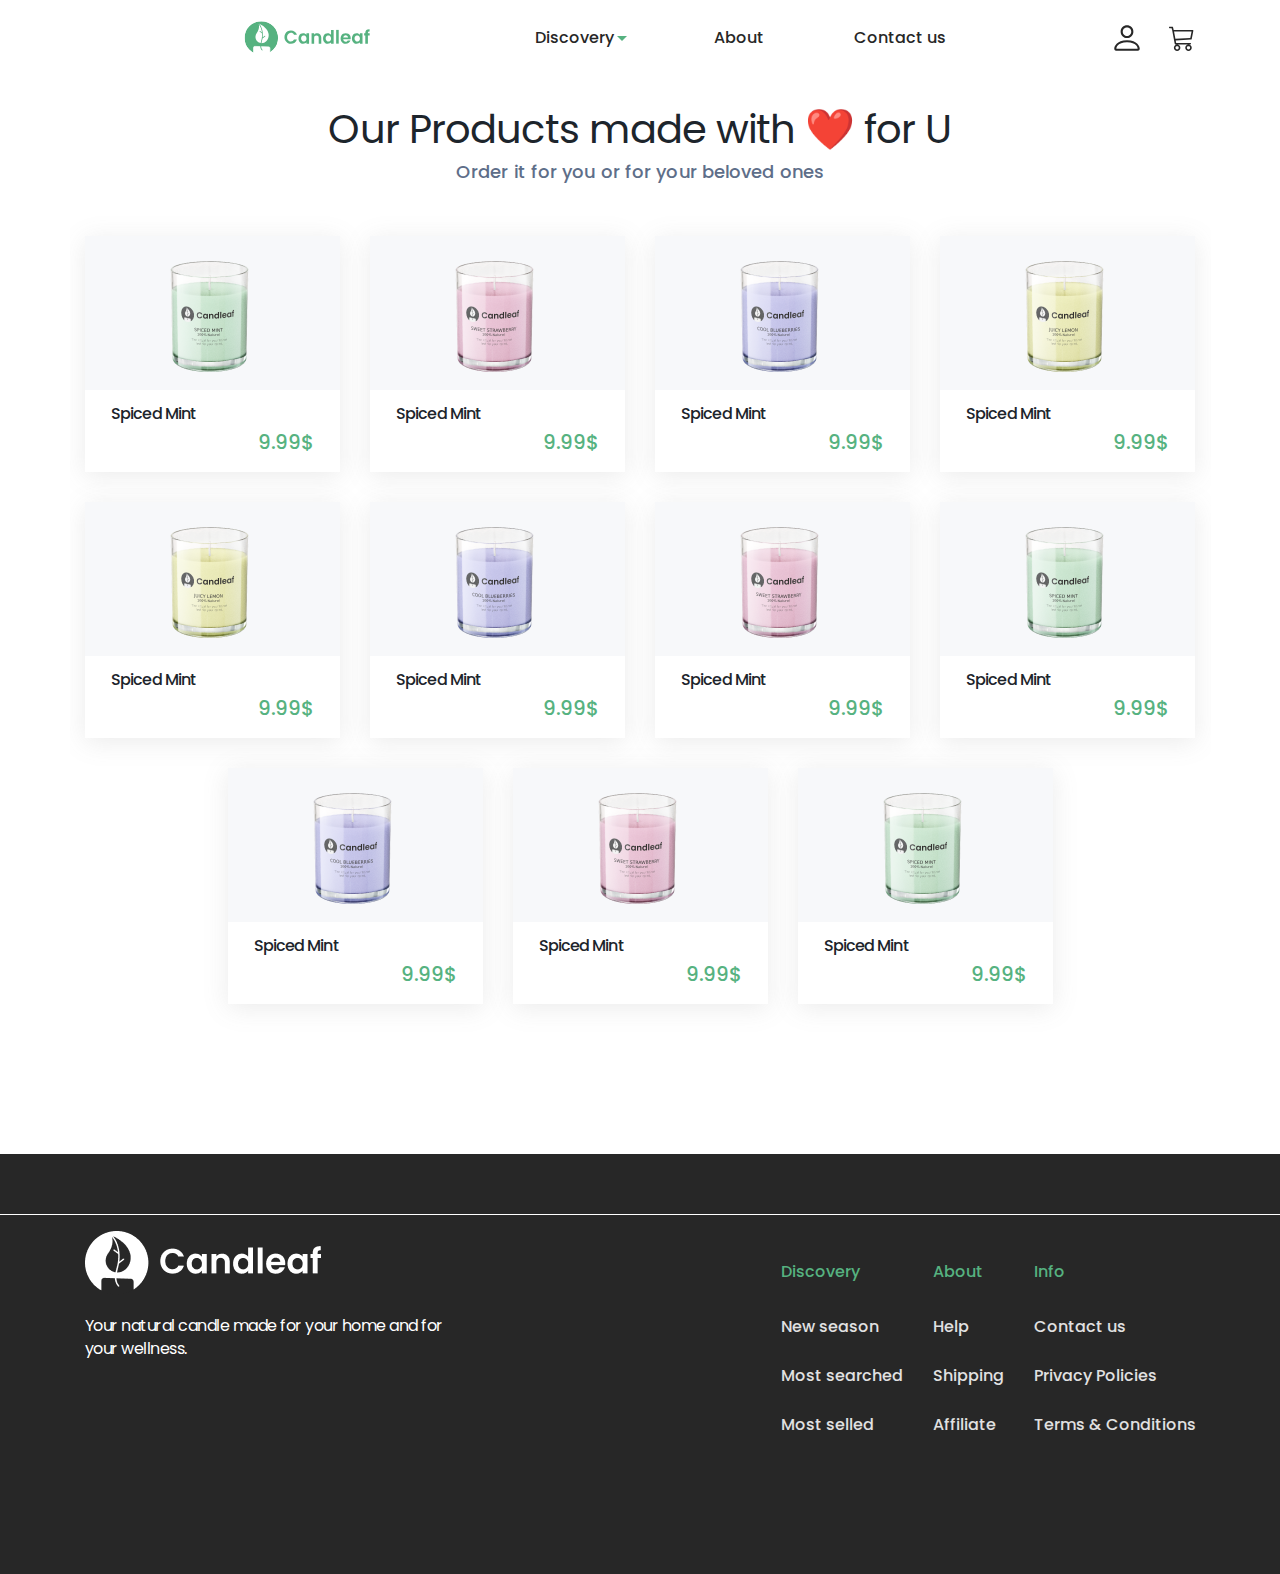
<file: shop.html>
<!DOCTYPE html>
<html lang="en">

<head>
	<meta charset="UTF-8" />
	<meta http-equiv="X-UA-Compatible" content="IE=edge" />
	<meta name="viewport" content="width=device-width, initial-scale=1.0" />
	<link
		href="https://fonts.googleapis.com/css?family=Poppins:100,100italic,200,200italic,300,300italic,regular,italic,500,500italic,600,600italic,700,700italic,800,800italic,900,900italic"
		rel="stylesheet" />
	<link rel="stylesheet" href="/css/style.css" />
	<title>Candleaf</title>
</head>

<body>
	<div class="wrapper">
		<header class="header">
			<div class="header__container">
				<button type="button" class="menu__icon icon-menu">
					<span></span>
				</button>
				<div class="header__logo">
					<a href="/index.html"><img src="/images/Desktop/nav/logo.svg" alt="logo" /></a>
				</div>
				<div class="header__menu menu">
					<nav class="menu__body">
						<ul class="menu__list">
							<li class="menu__item">
								<a href="#" class="menu__link menu-item-has-children">Discovery</a>
								<ul class="submenu">
									<li class="menu__item">
										<a href="/product.html" class="menu__link">Shop</a>
									</li>
							</li>
						</ul>
						</li>
						<li class="menu__item">
							<a href="#" class="menu__link">About</a>
						</li>
						<li class="menu__item">
							<a href="#" class="menu__link">Contact us</a>
						</li>
						</ul>
					</nav>
				</div>
				<div class="header__user">
					<button>
						<img src="/images/Desktop/nav/Profile.svg" alt="Profile" />
					</button>
					<a href="/cart.html"><img src="/images/Desktop/nav/Cart.svg" alt="Cart" /></a>
				</div>
			</div>
		</header>
		<section class="page">
			<div class="shop">
				<div class="shop__container">
					<div class="shop__top top">
						<h3 class="top__tittle">Our Products made with ❤️ for U</h3>
						<p class="top__text">Order it for you or for your beloved ones</p>
					</div>
					<div class="shop__layout">
						<a href="/product.html" class="items-products__item">
							<div class="items-products__img"><img src="/images/Desktop/image1.png" alt="item"></div>
							<div class="items-products__description">
								<div class="items-products__name">Spiced Mint</div>
								<div class="items-products__price">9.99$</div>
							</div>
						</a>
						<a href="#" class="items-products__item">
							<div class="items-products__img"><img src="/images/Desktop/image2.png" alt="item"></div>
							<div class="items-products__description">
								<div class="items-products__name">Spiced Mint</div>
								<div class="items-products__price">9.99$</div>
							</div>
						</a>
						<a href="#" class="items-products__item">
							<div class="items-products__img"><img src="/images/Desktop/image3.png" alt="item"></div>
							<div class="items-products__description">
								<div class="items-products__name">Spiced Mint</div>
								<div class="items-products__price">9.99$</div>
							</div>
						</a>
						<a href="#" class="items-products__item">
							<div class="items-products__img"><img src="/images/Desktop/image4.png" alt="item"></div>
							<div class="items-products__description">
								<div class="items-products__name">Spiced Mint</div>
								<div class="items-products__price">9.99$</div>
							</div>
						</a>
						<a href="#" class="items-products__item">
							<div class="items-products__img"><img src="/images/Desktop/image4.png" alt="item"></div>
							<div class="items-products__description">
								<div class="items-products__name">Spiced Mint</div>
								<div class="items-products__price">9.99$</div>
							</div>
						</a>
						<a href="#" class="items-products__item">
							<div class="items-products__img"><img src="/images/Desktop/image3.png" alt="item"></div>
							<div class="items-products__description">
								<div class="items-products__name">Spiced Mint</div>
								<div class="items-products__price">9.99$</div>
							</div>
						</a>
						<a href="#" class="items-products__item">
							<div class="items-products__img"><img src="/images/Desktop/image2.png" alt="item"></div>
							<div class="items-products__description">
								<div class="items-products__name">Spiced Mint</div>
								<div class="items-products__price">9.99$</div>
							</div>
						</a>
						<a href="#" class="items-products__item">
							<div class="items-products__img"><img src="/images/Desktop/image1.png" alt="item"></div>
							<div class="items-products__description">
								<div class="items-products__name">Spiced Mint</div>
								<div class="items-products__price">9.99$</div>
							</div>
						</a>
						<a href="#" class="items-products__item">
							<div class="items-products__img"><img src="/images/Desktop/image3.png" alt="item"></div>
							<div class="items-products__description">
								<div class="items-products__name">Spiced Mint</div>
								<div class="items-products__price">9.99$</div>
							</div>
						</a>
						<a href="#" class="items-products__item">
							<div class="items-products__img"><img src="/images/Desktop/image2.png" alt="item"></div>
							<div class="items-products__description">
								<div class="items-products__name">Spiced Mint</div>
								<div class="items-products__price">9.99$</div>
							</div>
						</a>
						<a href="#" class="items-products__item">
							<div class="items-products__img"><img src="/images/Desktop/image1.png" alt="item"></div>
							<div class="items-products__description">
								<div class="items-products__name">Spiced Mint</div>
								<div class="items-products__price">9.99$</div>
							</div>
						</a>
					</div>
				</div>
			</div>
		</section >
		<footer class="footer">
			<div class="footer__white-line"></div>
			<div class="footer__container">
				<div class="footer__logo">
					<img src="/images/Desktop/footer/logo-web/footer.png" alt="logo">
					<div class="footer__slogan">Your natural candle made for your home and for your wellness.</div>
				</div>
				<div class="footer__nav nav-footer">
					<div class="nav-footer__body">
						<div class="nav-footer__title">Discovery</div>
						<ul class="nav-footer__list">
							<li>
								<a href="#">New season</a>
							</li>
							<li>
								<a href="#">Most searched</a>
							</li>
							<li>
								<a href="#">Most selled</a>
							</li>
						</ul>
					</div>
					<div class="nav-footer__body">
						<div class="nav-footer__title">About</div>
						<ul class="nav-footer__list">
							<li>
								<a href="#">Help</a>
							</li>
							<li>
								<a href="#">Shipping</a>
							</li>
							<li>
								<a href="#">Affiliate</a>
							</li>
						</ul>
					</div>
					<div class="nav-footer__body">
						<div class="nav-footer__title">Info</div>
						<ul class="nav-footer__list">
							<li>
								<a href="#">Contact us</a>
							</li>
							<li>
								<a href="#">Privacy Policies</a>
							</li>
							<li>
								<a href="#">Terms & Conditions</a>
							</li>
						</ul>
					</div>
				</div>
			</div>
		</footer>
	</div>
</body>
<script src="/js/main-style.js"></script>

</html>
</file>
<file: css/style.css>
@charset "UTF-8";
/*Обнуление*/
* {
  padding: 0px;
  margin: 0;
  border: 0;
}

*,
*:before,
*:after {
  box-sizing: border-box;
}

:focus,
:active {
  outline: none;
}

a:focus,
a:active {
  outline: none;
}

nav,
footer,
header,
aside {
  display: block;
}

html,
body {
  height: 100%;
  width: 100%;
  font-size: 100%;
  line-height: 1;
  font-size: 14px;
  -ms-text-size-adjust: 100%;
  -moz-text-size-adjust: 100%;
  -webkit-text-size-adjust: 100%;
}

input,
button,
textarea {
  font-family: inherit;
}

input::-ms-clear {
  display: none;
}

button {
  cursor: pointer;
}

button::-moz-focus-inner {
  padding: 0;
  border: 0;
}

a,
a:visited {
  text-decoration: none;
}

a:hover {
  text-decoration: none;
}

ul li {
  list-style: none;
}

img {
  vertical-align: top;
}

h1,
h2,
h3,
h4,
h5,
h6 {
  font-size: inherit;
  font-weight: 400;
}

/*--------------------*/
html,
body {
  font-family: "Poppins";
  height: 100%;
  width: 100%;
  font-size: 100%;
  font-weight: 500;
  line-height: 1;
  font-size: 16px;
  color: #1d252c;
  -ms-text-size-adjust: 100%;
  -moz-text-size-adjust: 100%;
  -webkit-text-size-adjust: 100%;
}

body.menu-open {
  overflow: hidden;
}

.wrapper {
  min-height: 100%;
  display: flex;
  flex-direction: column;
}

.page {
  flex: 1 1 auto;
}

/*--------------------------------------------------------*/
[class*="__container"] {
  max-width: 1141px;
  margin: 0 auto;
  padding: 0 15px;
  overflow: clip;
}

/*--------------------------------------------------------*/
.button {
  padding: 8px 44px;
  background: #56b280;
  border: solid 1px #56b280;
  border-radius: 4px;
  font-weight: 500;
  font-size: 20px;
  line-height: 24px;
  text-align: center;
  color: #fff;
  transition: all 0.5s ease 0s;
}
.button:hover {
  background: #fff;
  color: #56b280;
}

.header {
  position: fixed;
  z-index: 2;
  width: 100%;
  background: #ffffff;
}
.header__container {
  height: 75px;
  display: flex;
  justify-content: space-between;
  align-items: center;
}
.header__user {
  display: flex;
  align-items: center;
  gap: 25px;
}
.header__user button {
  background: #ffffff;
}
.header__user img {
  min-width: 100%;
}

.menu__list {
  display: flex;
  gap: 80px;
}
.menu__item:hover > a,
.menu a:hover {
  color: #56b280;
}
.menu__item:hover .submenu {
  z-index: 3;
  clip: auto;
  width: 100%;
  height: auto;
  margin: 0;
  top: 50px;
  display: flex;
  flex-direction: column;
}
.menu__link {
  position: relative;
  z-index: 3;
  display: inline-block;
  width: 100%;
  padding: 5px;
  font-size: 16px;
  line-height: 19px;
  color: #272727;
}
.menu__link:hover {
  color: #56b280;
}

.submenu {
  position: absolute;
  clip: rect(0 0 0 0);
  width: 1px;
  height: 1px;
  margin: -1px;
}

.menu-item-has-children::after {
  width: 0;
  height: 0;
  border: 5px solid transparent;
  border-bottom: none;
  border-top-color: #56b280;
  content: "";
  vertical-align: middle;
  display: inline-block;
  position: relative;
  z-index: 2;
  right: -3px;
}

@media (max-width: 767.98px) {
  .header__logo {
    margin: 0 auto;
  }
  .icon-menu {
    background-color: inherit;
    display: block;
    width: 32px;
    height: 17px;
    position: relative;
    z-index: 5;
    cursor: pointer;
  }
.icon-menu span, 
.icon-menu::before, 
.icon-menu::after {
    content: "";
    left: 0;
    position: absolute;
    width: 100%;
    height: 3px;
    background-color: #000000;
    transition: all 0.3s ease 0s;
  }
  .icon-menu::before {
    top: 0;
  }
  .icon-menu::after {
    bottom: 0;
  }
  .icon-menu span {
    top: calc(50% - 2px);
  }
  .menu-open .icon-menu span {
    width: 0;
  }
  .menu-open .icon-menu::before {
    top: calc(50% - 2px);
    transform: rotate(-45deg);
  }
  .menu-open .icon-menu::after {
    bottom: calc(50% - 1px);
    transform: rotate(45deg);
  }
  .menu-open .menu__body,
  .menu-open .menu__body::before {
    top: 76px;
  }
  .menu__body {
    position: fixed;
    width: 100%;
    background-color: #ffffff;
    left: 0;
    top: -100%;
    overflow: auto;
    transition: top 0.5s ease 0s;
  }
  .menu__list {
    flex-direction: column;
    justify-content: center;
    text-align: left;
    padding-left: 40px;
    row-gap: 10px;
    font-weight: 400;
    font-size: 24px;
    line-height: 116%;
  }
  .menu__link {
    font-size: 32px;
    margin-bottom: 20px;
    display: inline-block;
  }
  .menu__item:hover .submenu {
    z-index: 3;
    clip: auto;
    width: 100%;
    height: auto;
    margin: 0;
    top: 0;
    left: 60%;
    display: flex;
    flex-direction: column;
  }
  .menu-item-has-children::after {
    width: 0;
    height: 0;
    border: 5px solid transparent;
    border-bottom: none;
    border-top-color: #56b280;
    content: "";
    vertical-align: middle;
    display: inline-block;
    position: relative;
    z-index: 2;
    right: 170px;
  }
}
.main {
  height: 100vh;
  position: relative;
  background: url(/images/Desktop/bg-image.png);
  background-repeat: no-repeat;
  background-size: cover;
  background-position: top center;
}
.main__container {
  margin: 0;
  position: absolute;
  top: 50%;
  left: 50%;
  transform: translate(-50%, -50%);
}
.main__block {
  margin: 0 auto;
  display: flex;
  flex-direction: column;
  align-items: center;
  max-width: 730px;
  padding: 10px;
  background: rgba(247, 248, 250, 0.8);
  -webkit-backdrop-filter: blur(12px);
  backdrop-filter: blur(12px);
  border-radius: 2px;
}
.main__plants {
  padding-top: 37px;
  font-size: 40px;
  line-height: 58px;
}
.main__tittle {
  font-size: 40px;
  line-height: 58px;
  text-align: center;
}
.main__text {
  font-weight: 400;
  font-size: 18px;
  line-height: 145%;
  text-align: center;
}
.main__button {
  margin-top: 45px;
  margin-bottom: 63px;
}

@media (max-width: 767.98px) {
  .main__block {
    min-width: 345px;
  }
}
.products {
  background-color: #fff;
  padding-top: 80px;
  padding-bottom: 100px;
}
.products__items {
  margin-top: 60px;
}

.top-description__tittle {
  font-size: 40px;
  line-height: 145%;
  text-align: center;
  letter-spacing: -0.9px;
}
.top-description__text {
  margin-top: 15px;
  font-size: 18px;
  line-height: 155%;
  text-align: center;
  letter-spacing: 0.1px;
  color: #5e6e89;
}

.items-products__collumns {
  display: flex;
  flex-wrap: wrap;
  justify-content: center;
  gap: 30px;
  padding-bottom: 25px;
}
.items-products__collumns span {
  display: flex;
  flex-wrap: wrap;
  justify-content: center;
  gap: 30px;
  padding-bottom: 25px;
}
.items-products__item {
  color: #1d252c;
  display: flex;
  flex-direction: column;
  max-width: 255px;
  min-height: 230px;
  box-shadow: 0px 4px 24px rgba(123, 123, 123, 0.15);
  transition: all 0.5s ease 0s;
}
.items-products__item:hover {
  transform: scale(1.02);
}
.items-products__img {
  max-width: inherit;
  max-height: 154px;
  background-color: #f7f8fa;
}
.items-products__description {
  background-color: #ffffff;
  padding: 10px 26px 16px 26px;
}
.items-products__name {
  font-size: 16px;
  line-height: 175%;
  letter-spacing: -0.9px;
}
.items-products__price {
  font-size: 20px;
  line-height: 140%;
  text-align: right;
  color: #56b280;
}
.items-products__button {
  display: none;
}

#dots {
  position: absolute;
  clip: rect(0 0 0 0);
  width: 1px;
  height: 1px;
  margin: -1px;
}

@media (max-width: 526.98px) {
  .items-products__item {
    min-height: 147px;
    min-width: 100%;
  }
  .items-products__img {
    max-height: 100px;
    min-width: 100%;
  }
  .items-products__img img {
    display: block;
    margin: 0 auto;
  }
  .items-products__description {
    position: relative;
    z-index: 1;
    max-height: 52px;
  }
  .items-products__name {
    font-size: 16px;
    line-height: 112%;
  }
  .items-products__price {
    font-size: 17px;
    line-height: 110%;
  }
  .items-products__button {
    display: block;
    margin: 0 auto;
  }
  #more {
    display: none;
  }
}
.about {
  background-color: #f7f8fa;
  padding-top: 133px;
  padding-bottom: 234px;
}
.about__container {
  display: flex;
  justify-content: space-between;
  align-items: center;
  gap: 15px;
}
.about__tittle {
  font-size: 40px;
  line-height: 120%;
  margin-bottom: 15px;
}
.about__text {
  font-weight: 400;
  font-size: 16px;
  line-height: 115%;
  color: #56b280;
  margin-bottom: 38px;
}
.about__list {
  margin-bottom: 58px;
}
.about__list li {
  position: relative;
  padding-left: 24px;
  font-size: 16px;
  line-height: 182%;
}
.about__list li::before {
  content: "";
  position: absolute;
  top: 7px;
  left: 0;
  width: 15px;
  height: 15px;
  background: url(/images/Desktop/checkmark-circle-outline.svg);
  background-repeat: no-repeat;
  background-size: contain;
  background-position: top center;
}
.about__button {
  max-width: 245px;
}
.about__decor {
  max-width: 540px;
  max-height: 377px;
  background-color: #fff;
}
.about__decor img {
  max-width: 100%;
}

@media (max-width: 767.98px) {
  .about {
    padding-top: 50px;
    padding-bottom: 50px;
  }
  .about__container {
    flex-direction: column;
  }
  .about__list {
    margin-bottom: 20px;
  }
  .about__button {
    margin: 0 auto;
  }
}
.testimonials {
  background-color: rgba(86, 178, 128, 0.1);
  padding-top: 90px;
  padding-bottom: 90px;
}
.testimonials__items {
  display: flex;
  justify-content: space-between;
  align-items: center;
  gap: 10px;
  margin-top: 27px;
}
.testimonials__item {
  background-color: #ffffff;
  max-width: 350px;
  min-height: 295px;
  display: flex;
  flex-direction: column;
  align-items: center;
}
.testimonials__img {
  border-radius: 50%;
  overflow: hidden;
  margin-top: 33px;
}
.testimonials__raiting {
  margin-top: 14px;
}
.testimonials__quote {
  max-width: 320px;
  margin-top: 22px;
  font-size: 22px;
  line-height: 132%;
  text-align: center;
}
.testimonials__customer {
  margin-top: 6px;
  font-weight: 400;
  font-size: 18px;
  line-height: 117%;
  text-align: center;
  color: #5e6e89;
}

.popular {
  background-color: #ffffff;
  padding-top: 90px;
  padding-bottom: 90px;
}
.popular__items {
  margin-top: 50px;
}

.footer {
  background-color: #272727;
  padding-bottom: 115px;
}
.footer__container {
  display: flex;
  flex-wrap: wrap;
  justify-content: space-between;
  gap: 10px;
}
.footer__white-line {
  border-bottom: solid 1px #fff;
  padding-top: 60px;
}
.footer__logo {
  max-width: 375px;
}
.footer__slogan {
  font-weight: 400;
  font-size: 16px;
  line-height: 143%;
  letter-spacing: -0.5px;
  color: #ffffff;
}
br {
  color: #e1e1e1;
  padding-top: 50px;
}

.nav-footer {
  display: flex;
  flex-wrap: wrap;
  margin-top: 43px;
  -moz-column-gap: 30px;
  column-gap: 30px;
}
.nav-footer__body {
  margin-bottom: 20px;
}
.nav-footer__title {
  font-size: 16px;
  line-height: 180%;
  color: #56b280;
  margin-bottom: 25px;
}
.nav-footer__list li:not(:last-child) {
  margin-bottom: 20px;
}
.nav-footer__list a {
  font-size: 16px;
  line-height: 29px;
  color: #e1e1e1;
  transition: all 0.3s ease 0s;
}
.nav-footer__list a:hover {
  color: #56b280;
}

.custom-checkbox {
  position: absolute;
  z-index: -1;
  opacity: 0;
}

.custom-checkbox + label {
  display: inline-flex;
  align-items: center;
  -webkit-user-select: none;
    -moz-user-select: none;
    user-select: none;
}

.custom-checkbox + label::before {
  content: "";
  display: inline-block;
  width: 1em;
  height: 1em;
  flex-shrink: 0;
  flex-grow: 0;
  border: 3px solid #dbdbdb;
  border-radius: 50%;
  margin-right: 1.6em;
  background-repeat: no-repeat;
  background-position: center center;
  background-size: 50% 50%;
  cursor: pointer;
}

.custom-checkbox:checked + label::before {
  background-color: #56b280;
}

.link {
  font-weight: 400;
  font-size: 18px;
  line-height: 145%;
  letter-spacing: -0.9px;
  text-decoration-line: underline;
  color: #56b280;
}
.link--mini {
  font-size: 14px;
  line-height: 114%;
  /* 16px/14 */
}

.product {
  padding-top: 50px;
  padding-bottom: 100px;
  background-color: #ffffff;
}
.product__container {
  display: flex;
  justify-content: space-between;
  align-items: flex-start;
  gap: 30px;
  min-height: 521px;
  margin-top: 47px;
}
.product__img {
  max-height: 433px;
  max-width: 540px;
  background-color: #f7f8fa;
}
.product__img img {
  max-width: 100%;
}
.product__banner {
  margin-top: 17px;
}
.product__banner a {
  display: block;
  margin-top: 20px;
  font-size: 20px;
  line-height: 130%;
  text-align: center;
  letter-spacing: -0.9px;
  text-decoration: none;
  text-transform: uppercase;
  color: #56b280;
  text-align: center;
}
.product__text {
  font-size: 22px;
  line-height: 120%;
  text-align: center;
}

.product-form {
  display: grid;
  gap: 10px;
  grid-template-columns: 160px 1fr 90px;
  grid-template-rows: 48px 120px 120px 200px;
  grid-template-areas: "tittle tittle tittle" "price delivery delivery" "0 btn btn" "info info info";
  align-items: center;
}
.product-form__tittle {
  grid-area: tittle;
  justify-content: start;
  font-size: 26px;
  line-height: 223%;
  letter-spacing: -0.9px;
}
.product-form__price {
  grid-area: price;
  font-weight: 600;
  font-size: 26px;
  line-height: 223%;
  letter-spacing: -0.9px;
  color: #56b280;
}
.product-form__block {
  grid-area: delivery;
  display: grid;
  row-gap: 10px;
  grid-template-columns: 1fr 80px;
  grid-template-rows: 30px 1fr;
  grid-template-areas: "a b" "c c";
  align-items: center;
  border: 1px solid #e6e6e6;
  border-radius: 7px;
  padding: 10px;
}
.product-form__item {
  grid-area: a;
  font-weight: 400;
  font-size: 16px;
  line-height: 100%;
  letter-spacing: -0.9px;
}
.product-form__delivery-sub {
  grid-area: b;
  border: 1px solid #e7e7e7;
  border-radius: 3px;
  padding-left: 5px;
}
.product-form__discription {
  grid-area: c;
  font-weight: 400;
  font-size: 16px;
  line-height: 100%;
  color: #818181;
}
.product-form__button {
  grid-area: btn;
  align-self: end;
  display: flex;
  justify-content: center;
  align-items: center;
  gap: 10px;
}
.product-form__button:hover svg path {
  fill: #56b280;
}
.product-form__info {
  grid-area: info;
  align-self: end;
  border: 1px solid #e6e6e6;
  border-radius: 7px;
  padding: 10px;
}
.product-form__info p {
  font-weight: 400;
  font-size: 1em;
  line-height: 162%;
  color: #1d252c;
}
.product-form__info p span {
  color: #849a8e;
}

@media (max-width: 991.98px) {
  .product__container {
    flex-direction: column;
  }
  .product__img {
    margin: 0 auto;
  }
}
@media (max-width: 479.98px) {
  .product-form {
    grid-template-columns: 1fr 90px;
    grid-template-rows: 38px 38px 120px 45px 200px;
    grid-template-areas: "tittle tittle" "price price" "delivery delivery" " btn btn" "info info";
    align-items: center;
  }
}
.border-b {
  border-bottom: 1px solid rgba(86, 178, 128, 0.2);
}
.border-b--1 {
  grid-area: e;
}
.border-b--2 {
  grid-area: g;
}

.cart__container {
  display: flex;
  flex-direction: column;
  padding-top: 100px;
  padding-bottom: 100px;
}
.cart__tittle {
  font-size: 26px;
  line-height: 223%;
  letter-spacing: -0.9px;
  text-align: center;
}
.cart__link {
  text-align: center;
  margin-top: 34px;
}
.cart__headlines {
  display: grid;
  grid-template-columns: 1fr repeat(3, 150px);
  grid-template-rows: 36px 3px;
  align-items: center;
  grid-template-areas: "a b c d" "e e e e";
  margin-bottom: 10px;
}

.cart__headline--1 {
  grid-area: a;
  justify-self: start;
}
.cart__headline--2 {
  grid-area: b;
  justify-self: center;
}
.cart__headline--3 {
  grid-area: c;
  justify-self: center;
}
.cart__headline--4 {
  grid-area: d;
  justify-self: end;
}

.cart-box {
  display: flex;
  flex-direction: column;
}

.product-cart {
  min-width: 100%;
  max-height: 100%;
  display: grid;
  grid-template-columns: 180px 1fr repeat(3, 150px);
  grid-template-rows: repeat(2, 1fr) 21px;
  align-items: center;
  grid-template-areas: "a b d e f" "a c d e f" "g g g g g";
  margin-bottom: 10px;
}
.product-cart__img {
  grid-area: a;
  display: flex;
  justify-content: center;
  align-items: center;
  margin-right: 20px;
  max-width: 100%;
  max-height: 100%;
  background-color: #f7f8fa;
}
.product-cart__img img {
  max-width: 100%;
}
.product-cart__name {
  grid-area: b;
  font-size: 26px;
  line-height: 223%;
  letter-spacing: -0.9px;
}
.product-cart__remove {
  grid-area: c;
  justify-self: start;
  max-height: 20px;
  background-color: inherit;
}
.product-cart__price {
  grid-area: d;
  justify-self: center;
}
.product-cart__quantity {
  grid-area: e;
  justify-self: center;
}
.product-cart__total-price {
  grid-area: f;
  justify-self: end;
}

.cart-bottom {
  display: flex;
  margin-top: 20px;
  justify-content: flex-end;
  align-items: center;
  gap: 70px;
}
.cart-bottom__sub-total-price span {
  padding-left: 10px;
}
@media (max-width: 767.98px) {
  .cart__link {
    margin: 0;
  }
  .cart__headlines {
    grid-template-columns: minmax(100px, 1fr) 150px;
    align-items: center;
    grid-template-areas: "a b " "e e ";
  }
  .cart__headline--2 {
    justify-self: end;
  }
  .cart__headline--3 {
    display: none;
  }
  .cart__headline--4 {
    display: none;
  }
  .product-cart {
    grid-template-columns: 180px minmax(100px, 1fr) 75px;
    grid-template-rows: 40px 120px 21px;
    grid-template-areas: "b b d" "a c e " "g g g ";
  }
  .product-cart__total-price {
    display: none;
  }
  .cart-bottom {
    flex-direction: column;
    gap: 20px;
  }
}
@media (max-width: 479.98px) {
  .cart-bottom__button {
    min-width: 100%;
  }
}
.number {
  -webkit-user-select: none;
     -moz-user-select: none;
          user-select: none;
  position: relative;
  text-align: left;
  padding: 0;
  width: 75px;
  border: 1px solid #56b280;
  display: inline-block;
}

.number-minus,
.number-plus {
  position: absolute;
  top: 0;
  width: 25px;
  height: 30px;
  line-height: 30px;
  display: block;
  font-size: 18px;
  font-weight: 500;
  text-align: center;
  color: #56b280;
  text-decoration: none;
}

.number-minus {
  left: 0;
}

.number-plus {
  right: 0;
}

.number-minus:hover,
.number-plus:hover {
  background: #f0f0f0;
}

.number-minus:active,
.number-plus:active {
  background: #e8e4e2;
}

.number-text {
  display: inline-block;
  font-size: 18px;
  line-height: 30px;
  height: 30px;
  padding: 0;
  margin: 0 0 0 25px;
  background: #fff;
  outline: none;
  border: none;
  width: 24px;
  text-align: center;
}

.shop__container {
  margin-top: 100px;
  margin-bottom: 100px;
}
.shop__top {
  margin-bottom: 50px;
}
.shop__layout {
  display: flex;
  gap: 30px;
  flex-wrap: wrap;
  justify-content: center;
  padding-bottom: 50px;
}

.top__tittle {
  font-size: 40px;
  line-height: 145%;
  text-align: center;
  letter-spacing: -0.9px;
}
.top__text {
  font-size: 18px;
  line-height: 28px;
  text-align: center;
  letter-spacing: 0.1px;
  color: #5e6e89;
}

.details__container {
  padding-top: 100px;
  padding-bottom: 100px;
  display: flex;
  justify-content: center;
  align-items: center;
}
.form-details {
  display: grid;
  align-items: center;
  grid-template-columns: repeat(2, minmax(150px, 250px));
  grid-template-rows: repeat(10, 40px);
  grid-template-areas: "contact login" "inputPhoneEmail inputPhoneEmail" "newsletter newsletter" "shipping 0" "userName secondName" "address address" "city postalCode" "coutry coutry" "save save" "backToCart button";
  -moz-column-gap: 13px;
       column-gap: 13px;
  row-gap: 23px;
}
.form-details__login {
  grid-area: login;
  justify-self: end;
  font-size: 14px;
  line-height: 185%;
}
.form-details__item {
  padding: 15px 25px;
  border: 0.5px solid #898989;
  display: flex;
  cursor: pointer;
}
.form-details input {
  min-width: 100%;
  color: #272727;
}
.form-details input::-moz-placeholder {
  font-weight: 400;
  font-size: 14px;
  line-height: 185%;
  color: #5e6e89;
}
.form-details input::placeholder {
  font-weight: 400;
  font-size: 14px;
  line-height: 185%;
  color: #5e6e89;
}
.form-details__label {
  font-size: 20px;
  line-height: 130%;
  letter-spacing: -0.9px;
}
.form-details__button {
  grid-area: button;
}

.form-details__label--contact {
  grid-area: contact;
}
.form-details__label--shipping {
  grid-area: shipping;
}

#inputPhoneEmail {
  grid-area: inputPhoneEmail;
}

#detailsNewsletter {
  grid-area: newsletter;
}

#detailsName {
  grid-area: userName;
}

#detailsSecondName {
  grid-area: secondName;
}

#detailsAddress {
  grid-area: address;
}

#detailsCity {
  grid-area: city;
}

#detailsPostalCode {
  grid-area: postalCode;
}

#detailsCountry {
  grid-area: coutry;
  position: relative;
}
#detailsCountry label {
  position: absolute;
  width: 1px;
  height: 1px;
  top: 3px;
  left: 10px;
  font-weight: 400;
  font-size: 10px;
  line-height: 11px;
  color: #5e6e89;
}

#detailsSave {
  grid-area: save;
}

#backToCart {
  grid-area: backToCart;
}

@media (max-width: 479.98px) {
  .form-details {
    display: grid;
    align-items: center;
    grid-template-columns: minmax(80px, 130px) 220px;
    grid-template-rows: repeat(13, 40px);
    grid-template-areas: "contact login" "inputPhoneEmail inputPhoneEmail" "newsletter newsletter" "shipping 0" "userName userName" "secondName secondName" "address address" "city city" "postalCode postalCode" "coutry coutry" "save save" "button button" "backToCart backToCart ";
    -moz-column-gap: 13px;
         column-gap: 13px;
    row-gap: 23px;
  }
  .form-details__link {
    text-align: center;
  }
}
</file>
<file: css/select.css>
.select {
  position: relative;
  width: 100%;
}
.select__item {
  position: relative;
}
.select__title {
  color: #000;
  background-color: #fff;
  cursor: pointer;
}
.select__value {
  display: flex;
  font-size: 16px;
  line-height: 112.5%; /* 18/16 */
  height: 22px;
  align-items: center;
  justify-content: space-between;
  flex-direction: row-reverse;
}
.select__value span {
  height: 1.2em;
  overflow: hidden;
  display: -webkit-box;
  -webkit-line-clamp: 1;
  -webkit-box-orient: vertical;
}
.select__value::before {
  content: "";
  display: inline-block;
  transition: all 0.3s ease 0s;
  width: 15px;
  height: 15px;
  background: url("../images/Desktop/select.png") center / 100% no-repeat;
}
.select__options {
  color: #000;
  display: none;
  position: absolute;
  top: 32px;
  min-width: calc(100% + 52px);
  max-height: 100px;
  left: -26px;
  background-color: #fff;
  border-top: 0;
  border: 0.5px solid #898989;
  border-top: 0;
  font-size: 16px;
  padding: 0px 0px 5px 0px;
  overflow: auto;
}
.select__option {
  cursor: pointer;
  padding: 5px 25px;
  margin: 0px 0px 0px 0px;
}
.select._active {
  z-index: 5;
}
.select._active .select__value::before {
  transform: rotate(-180deg);
}
.select._active.select__options {
  display: block;
}
.select__options {
  scrollbar-width: thin;
  scrollbar-color: rgb(0, 0, 0) #d6d6d6;
}
.select__options::-webkit-scrollbar {
  width: 3px; /* ширина всей полосы прокрутки */
}

.select__options::-webkit-scrollbar-track {
  background: #d6d6d6; /* цвет зоны отслеживания */
}

.select__options::-webkit-scrollbar-thumb {
  background-color: rgb(0, 0, 0); /* цвет бегунка */
  border-radius: 1px; /* округлось бегунка */
  border: 1px solid rgb(0, 0, 0); /* отступ вокруг бегунка */
}
</file>
